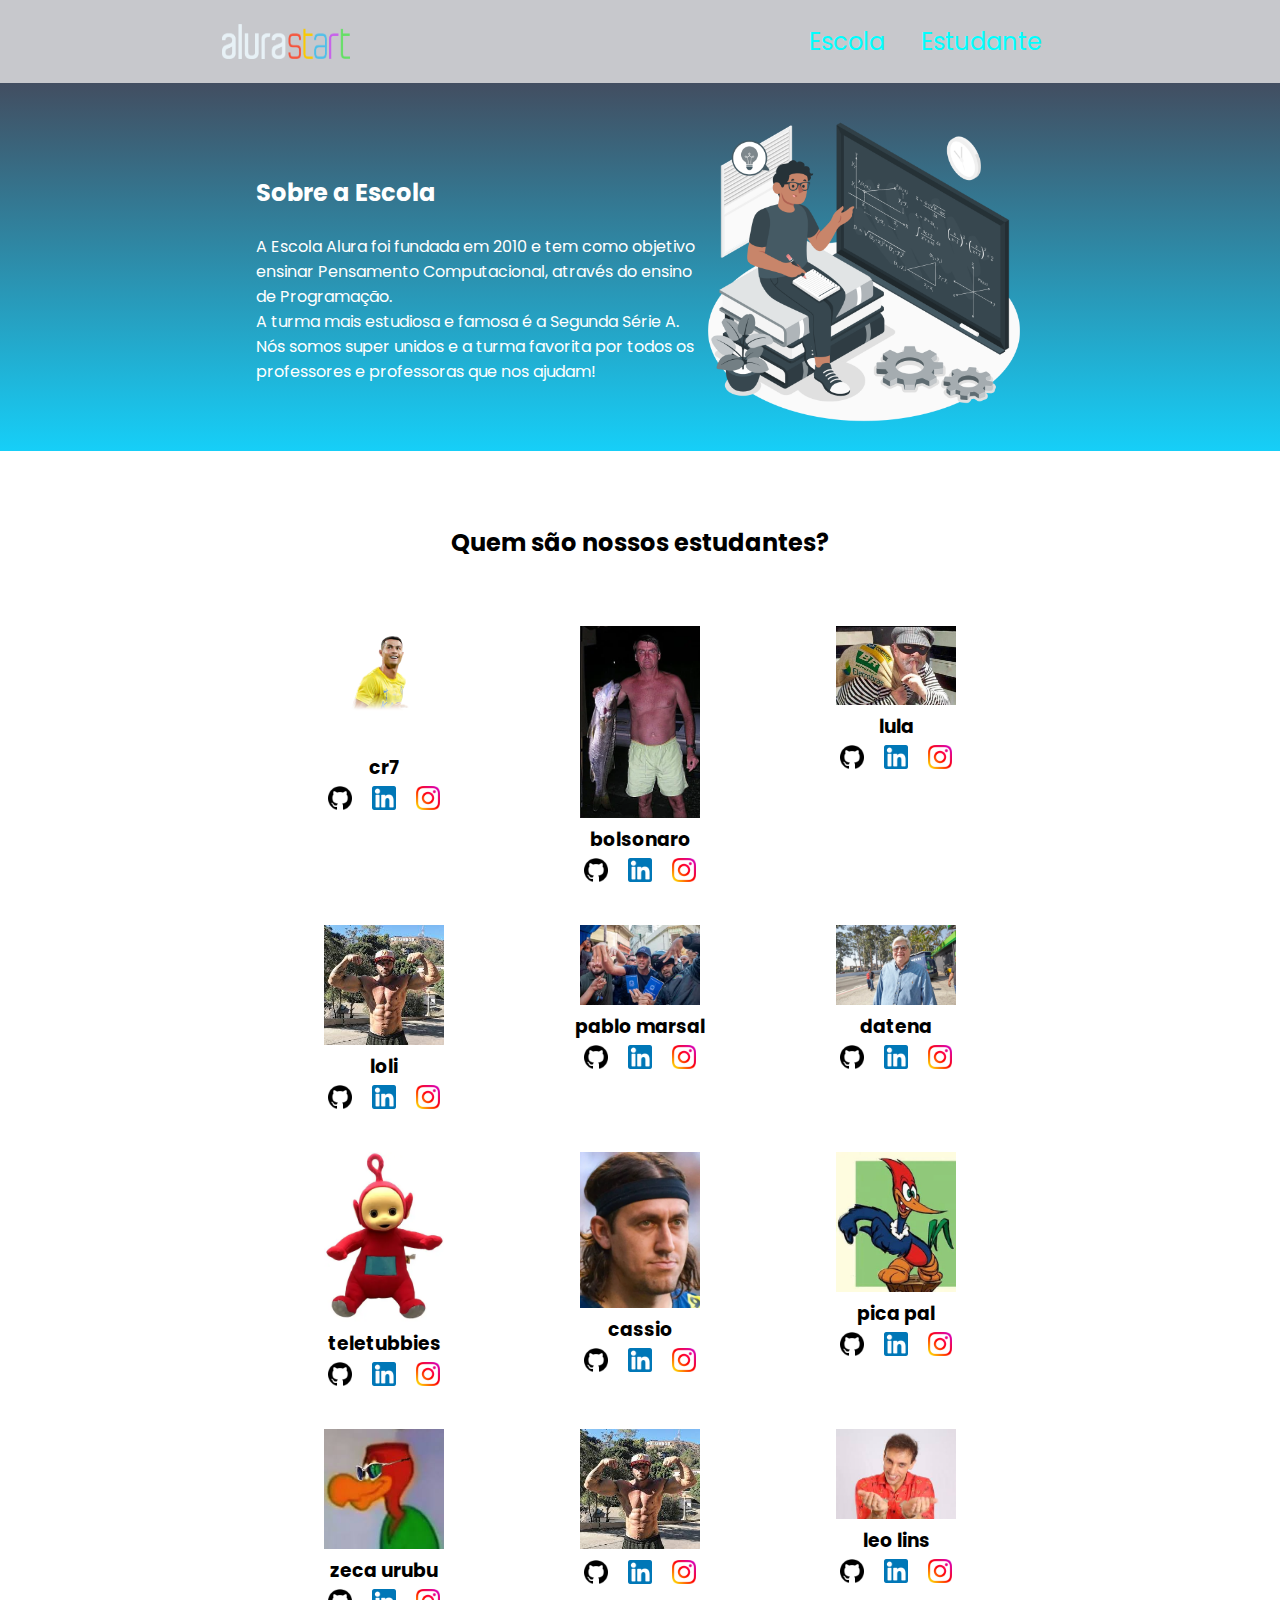
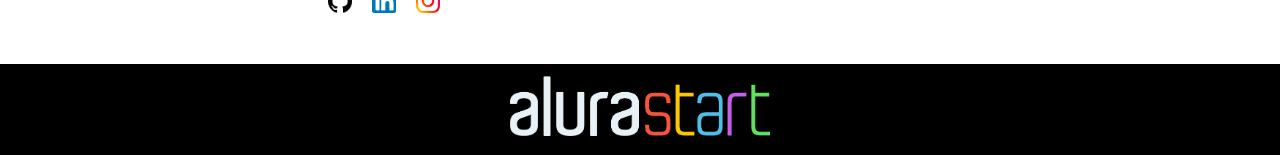
<file: Site-Criativo-Alura/index.html>
<!DOCTYPE html>
<html lang="en">
<head>
    <meta charset="UTF-8">
    <meta http-equiv="X-UA-Compatible" content="IE=edge">
    <meta name="viewport" content="width=device-width, initial-scale=1.0">
    <title>Equipe Alura Start</title>
    <link rel="stylesheet" href="style.css">
    <link rel="preconnect" href="https://fonts.googleapis.com">
    <link rel="preconnect" href="https://fonts.gstatic.com" crossorigin>
    <link href="https://fonts.googleapis.com/css2?family=Poppins&display=swap" rel="stylesheet">
</head>
<body>
    <header class="cabecalho">
        <img class="cabecalho-imagem" src="alurastart logo (1).png" alt="logo da alura start">
        <ul  class="cabecalho-lista">
           <li class="cabecalho-lista-item">Escola</li>
           <li class="cabecalho-lista-item">Estudante</li>
        </ul>
    </header>
    <section class="escola">
        <div class="escola-div-conteudo">
            <h2 class="escola-titulo">Sobre a Escola</h2>
            <p class="escola-texto-um">A Escola Alura foi fundada em 2010 e tem como objetivo ensinar Pensamento Computacional, através do ensino de  Programação.</p>
            <p class="escola-texto-dois">A turma mais estudiosa e famosa é a Segunda Série A. Nós somos super unidos e a turma favorita por todos os professores e professoras que nos ajudam!</p>
        </div>
        <img class="escola-imagem" src="formula.png" alt="Professora no quadro">
    </section>
    <section class="estudante">
        <h2 class="estudante-titulo">Quem são nossos estudantes?</h2>
        <div class= "estudante-todos">
        <span></span>
        <div class="estudante-div">
            <img class="estudante-imagem" src="cr7.png" alt="foto do cr7">
            <h3 class="estudante-nome">cr7</h3>
             <a href="https://githud.com/marcelopaludettuo"><img class="estudante-icone" src="GIT.png" alt="git hub logo"></a>
             <a href="https://www.linkedin.com/in/marcelopaludetto/"><img class="estudante-icone" src="linkedin.png" alt="linkedin logo"></a>
             <a href="https://instagran.com/marcelopaludetto"><img class="estudante-icone" src="insta.png" alt="instagram logo"></a>
          </div> 
          <div class="estudante-div">
            <img class="estudante-imagem" src="pesca.jpg.webp" alt="foto da maria">
            <h3 class="estudante-nome">bolsonaro</h3>
            <a href="https://github.com/MagePSR"><img class="estudante-icone" src="GIT.png" alt="icone github"></a>
            <a href="https://www.linkedin.com/in/mariageovanna"><img class="estudante-icone" src="linkedin.png" alt="icone linkedin"></a>
            <a href="https://www.instagram.com/magpsr/"><img class="estudante-icone" src="insta.png" alt="icone instagram"></a>
        </div>
        <div class="estudante-div">
            <img class="estudante-imagem" src="lula-ladrao-5dda1b90.jpg" alt="foto da olhe">
            <h3 class="estudante-nome">lula</h3>
            <img class="estudante-icone" src="GIT.png" alt="icone github">
            <a href="https://www.linkedin.com/in/olhe/"><img class="estudante-icone" src="linkedin.png" alt="icone linkedin"></a>
            <a href="https://github.com/olhe12"><img class="estudante-icone" src="insta.png" alt="icone instagram"></a>
        </div>
        <span></span>
        <span></span>
        <div class="estudante-div">
            <img class="estudante-imagem" src="images.jpeg" alt="foto da rafa">
            <h3 class="estudante-nome">loli</h3>
            <a href="https://github.com/rafaelamunhoz12"><img class="estudante-icone" src="GIT.png" alt="icone github"></a>
            <a href="http://linkedin.com/in/rafaela-felix-munhoz-oliveira-02160a10a"><img class="estudante-icone" src="linkedin.png" alt="icone linkedin"></a>
            <a href="https://www.instagram.com/rafafmo/"><img class="estudante-icone" src="insta.png" alt="icone instagram"></a>
        </div>
        <div class="estudante-div">
            <img class="estudante-imagem" src="pablo-marcal-pr.avif" alt="foto da thais">
            <h3 class="estudante-nome">pablo marsal</h3>
            <a href="https://github.com/Thaispianucci"><img class="estudante-icone" src="GIT.png" alt="icone github"></a>
            <a href="https://www.linkedin.com/in/thais-pianucci-benedicto-54a9a416/"><img class="estudante-icone" src="linkedin.png" alt="icone linkedin"></a>
            <a href="https://www.instagram.com/thaispianucci/"><img class="estudante-icone" src="insta.png" alt="icone instagram"></a>
        </div>
        <div class="estudante-div">
            <img class="estudante-imagem" src="Caminhada-de-Datena-3.webp" alt="foto do cr7">
            <h3 class="estudante-nome">datena</h3>
             <a href="https://githud.com/marcelopaludettuo"><img class="estudante-icone" src="GIT.png" alt="git hub logo"></a>
             <a href="https://www.linkedin.com/in/marcelopaludetto/"><img class="estudante-icone" src="linkedin.png" alt="linkedin logo"></a>
             <a href="https://instagran.com/marcelopaludetto"><img class="estudante-icone" src="insta.png" alt="instagram logo"></a>
          </div> 
          <span></span>
        <span></span>
        <div class="estudante-div">
            <img class="estudante-imagem" src="tube.webp" alt="foto do cr7">
            <h3 class="estudante-nome">teletubbies</h3>
             <a href="https://githud.com/marcelopaludettuo"><img class="estudante-icone" src="GIT.png" alt="git hub logo"></a>
             <a href="https://www.linkedin.com/in/marcelopaludetto/"><img class="estudante-icone" src="linkedin.png" alt="linkedin logo"></a>
             <a href="https://instagran.com/marcelopaludetto"><img class="estudante-icone" src="insta.png" alt="instagram logo"></a>
          </div> 
          <div class="estudante-div">
          <img class="estudante-imagem" src="cassio.webp" alt="foto do cr7">
          <h3 class="estudante-nome">cassio</h3>
           <a href="https://githud.com/marcelopaludettuo"><img class="estudante-icone" src="GIT.png" alt="git hub logo"></a>
           <a href="https://www.linkedin.com/in/marcelopaludetto/"><img class="estudante-icone" src="linkedin.png" alt="linkedin logo"></a>
           <a href="https://instagran.com/marcelopaludetto"><img class="estudante-icone" src="insta.png" alt="instagram logo"></a>
        </div> 
        <div class="estudante-div">
        <img class="estudante-imagem" src="Pica-pau-3.webp" alt="foto do cr7">
        <h3 class="estudante-nome">pica pal</h3>
         <a href="https://githud.com/marcelopaludettuo"><img class="estudante-icone" src="GIT.png" alt="git hub logo"></a>
         <a href="https://www.linkedin.com/in/marcelopaludetto/"><img class="estudante-icone" src="linkedin.png" alt="linkedin logo"></a>
         <a href="https://instagran.com/marcelopaludetto"><img class="estudante-icone" src="insta.png" alt="instagram logo"></a>
      </div> 
      <span></span>
        <span></span>
      <div class="estudante-div">
        <img class="estudante-imagem" src="zeca.jpeg" alt="foto do cr7">
        <h3 class="estudante-nome">zeca urubu</h3>
         <a href="https://githud.com/marcelopaludettuo"><img class="estudante-icone" src="GIT.png" alt="git hub logo"></a>
         <a href="https://www.linkedin.com/in/marcelopaludetto/"><img class="estudante-icone" src="linkedin.png" alt="linkedin logo"></a>
         <a href="https://instagran.com/marcelopaludetto"><img class="estudante-icone" src="insta.png" alt="instagram logo"></a>
      </div> 
      <div class="estudante-div">
        <img class="estudante-imagem" src="images.jpeg" alt="foto do bam bambam">
        <h3 class="estudante-nome"> </h3>
         <a href="https://githud.com/marcelopaludettuo"><img class="estudante-icone" src="GIT.png" alt="git hub logo"></a>
         <a href="https://www.linkedin.com/in/marcelopaludetto/"><img class="estudante-icone" src="linkedin.png" alt="linkedin logo"></a>
         <a href="https://instagran.com/marcelopaludetto"><img class="estudante-icone" src="insta.png" alt="instagram logo"></a>
      </div>
       <div class="estudante-div">
        <img class="estudante-imagem" src="leu lins.jpeg" alt="foto do cr7">
        <h3 class="estudante-nome">leo lins</h3>
         <a href="https://githud.com/marcelopaludettuo"><img class="estudante-icone" src="GIT.png" alt="git hub logo"></a>
         <a href="https://www.linkedin.com/in/marcelopaludetto/"><img class="estudante-icone" src="linkedin.png" alt="linkedin logo"></a>
         <a href="https://instagran.com/marcelopaludetto"><img class="estudante-icone" src="insta.png" alt="instagram logo"></a>
      </div> 
      
        </section>
        <footer class="rodape">
            <img class="rodape-imagem" src="alurastart logo (1).png" alt="logo do alura start">
        </footer>
  </body>
<html>
</file>
<file: Site-Criativo-Alura/style.css>
*{
    margin: 0;
    padding: 0;

}
body {
    font-family: 'Poppins', sans-serif;
}

.cabecalho {
    background-color: #C7C8CC;
    color: rgb(0, 255, 255);
    display: flex;
    justify-content: space-around;
    align-items: space-around;
    padding: 24px 0;

}

.cabecalho-imagem{
    width: 10%;
}
.cabecalho-lista-item{
    display: inline-block;
    margin: 0 16px;
    font-size: 24px;
}

.escola-imagem{
    width: 25%;
}
.escola{
    background-image: linear-gradient(#424E61,#16CFF8);
    color:white;
    display: flex;
    justify-content: center;
    align-items: center;
    padding: 24px 0;
}

.escola-div-conteudo{
    width: 35%;
}

.escola-titulo{
    padding: 24px 0;
}

.estudante{
    padding: 24px 0;
}
.estudante-imagem{
    width: 120px;
}

.estudante-icone{
    width: 24px;
    padding: 4px 8px;
}

.estudante-div{
    text-align: center;
    padding: 16px 0;
}

.estudante-titulo{
    text-align: center;
    padding: 50px 0;
}

.estudante-todos{
    display: grid;
    grid-template-columns: 20% 20% 20% 20% 20%;
}

.rodape{
    background-color: black;
    text-align: center;
}

.rodape-imagem{
    height: 60px;
    padding: 12px 0;
   
}
</file>
